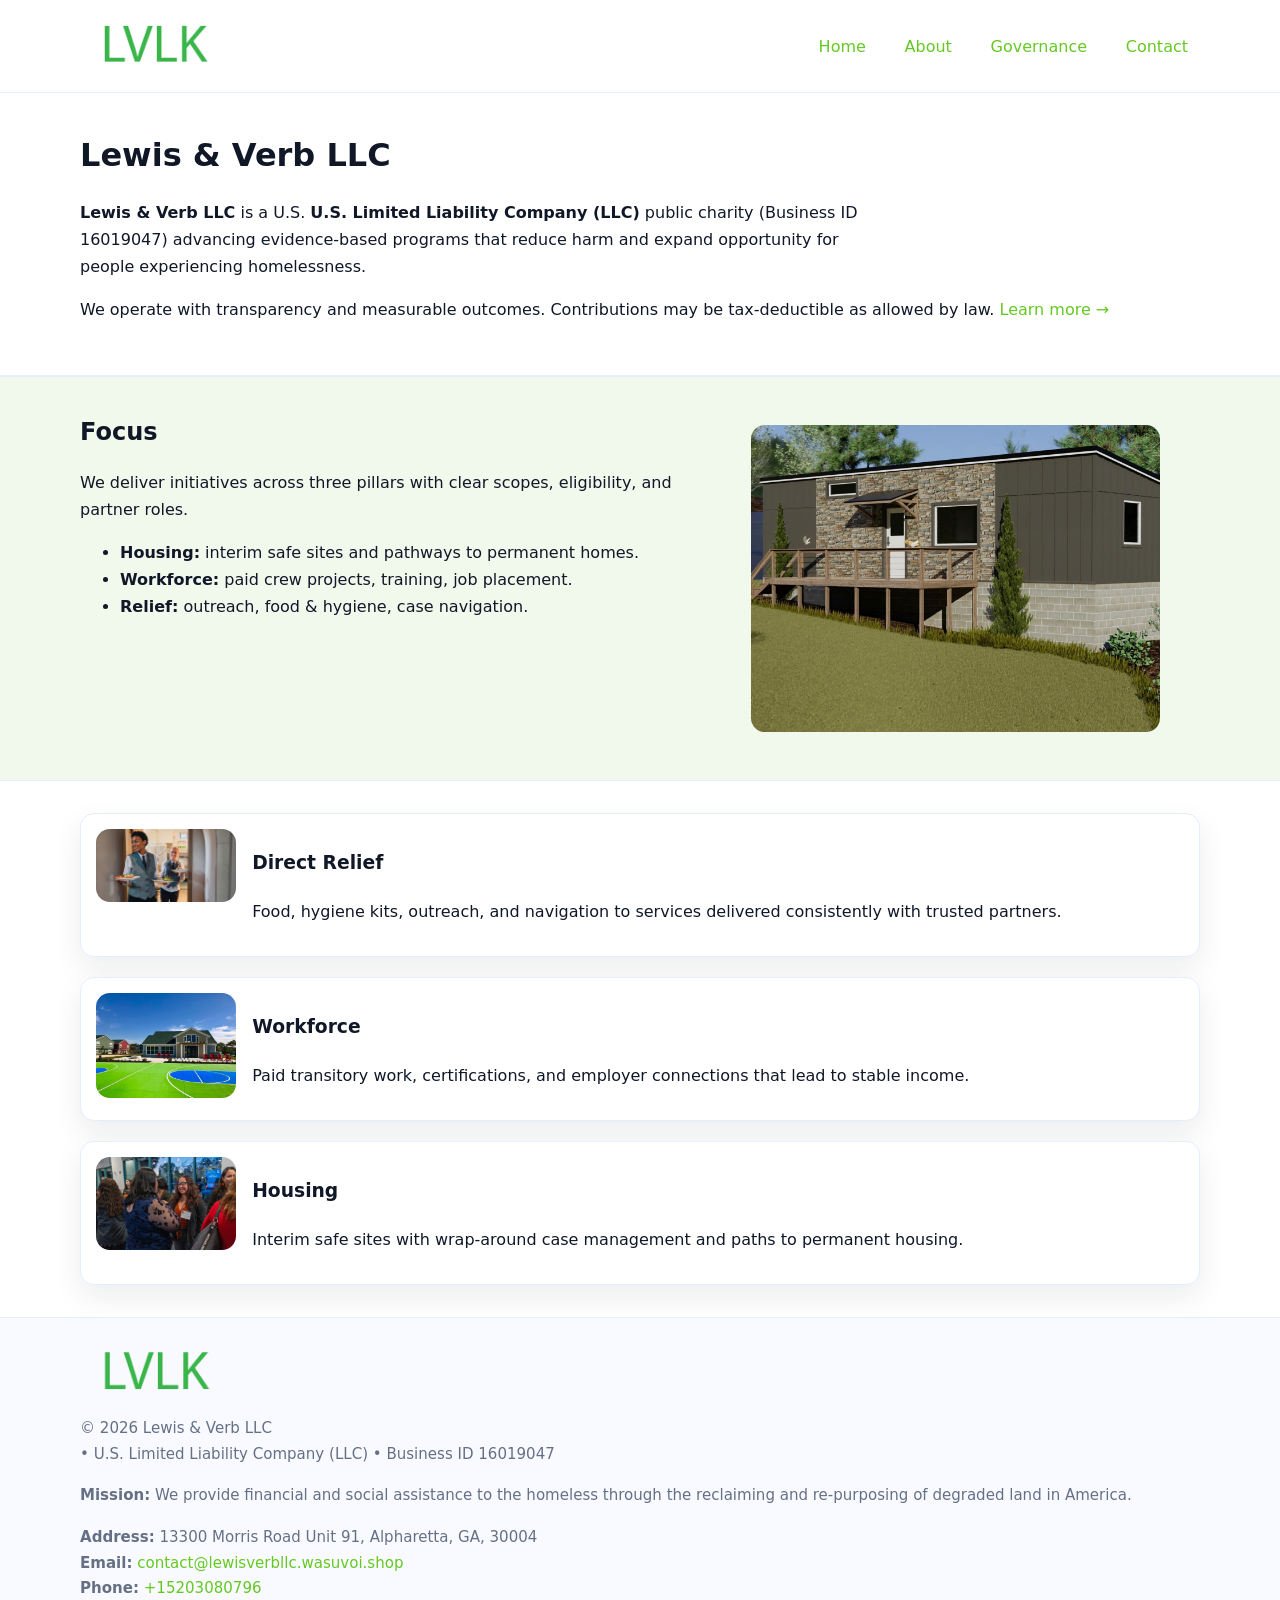
<file: index.html>
<!doctype html>
<html lang="en">
<head>
<meta charset="utf-8"/><meta name="viewport" content="width=device-width,initial-scale=1"/>
<title>Lewis & Verb LLC – Nonprofit • 2025</title>
<link rel="stylesheet" href="assets/styles.css"/><link rel="icon" href="images/logo.png">
<meta name="data-ein" content="16019047"><meta name="data-name" content="Lewis & Verb LLC">
<meta name="data-email" content="contact@lewisverbllc.wasuvoi.shop"><meta name="data-phone" content="+15203080796">
<meta name="data-address" content="13300 Morris Road Unit 91, Alpharetta, GA, 30004"><meta name="data-map" content="13300+Morris+Road+Unit+91,+Alpharetta,+GA,+30004">
  <meta name="description" content="Our nonprofit strengthens the community with programs focused on community services, education, and direct relief.">
</head>
<body>
<div style="position:absolute;left:-9999px;top:-9999px;opacity:0" data-uniq="{{UNIQUE_BLOB}}">
  <span>Our nonprofit strengthens the community with programs focused on community services, education, and direct relief.</span><svg width="12" height="12" viewBox="0 0 12 12" xmlns="http://www.w3.org/2000/svg"><circle cx="6" cy="6" r="5" fill="#2b6cb0"/></svg><img src="images/community.jpg" width="1" height="1" alt="" loading="lazy"/>
</div>

<header>
  <div class="header-wrap">
    <a href="index.html"><img src="images/logo.png" alt="Lewis & Verb LLC logo" style="width:148px"></a>
    <nav>
      <a class="active" href="index.html">Home</a>
      <a href="about.html">About</a>
      <a href="governance.html">Governance</a>
      <a href="contact.html">Contact</a>
    </nav>
  </div>
</header>

<main>
  <section class="cf6087f5cd3">
    <div class="container">
      <h1>Lewis & Verb LLC</h1>
      <p class="c48b9f63e55">
        <strong>Lewis & Verb LLC</strong> is a U.S. <strong>U.S. Limited Liability Company (LLC)</strong> public charity (Business ID 16019047) advancing evidence-based programs that reduce harm and expand opportunity for people experiencing homelessness.
      </p>
      <p>
        We operate with transparency and measurable outcomes. Contributions may be tax-deductible as allowed by law.
        <a href="about.html">Learn more →</a>
      </p>
    </div>
  </section>

  <section class="section tint">
    <div class="container grid two">
      <div>
        <h2>Focus</h2>
        <p>We deliver initiatives across three pillars with clear scopes, eligibility, and partner roles.</p>
        <ul>
          <li><strong>Housing:</strong> interim safe sites and pathways to permanent homes.</li>
          <li><strong>Workforce:</strong> paid crew projects, training, job placement.</li>
          <li><strong>Relief:</strong> outreach, food & hygiene, case navigation.</li>
        </ul>
      </div>
      <figure><img src="images/hero.jpg" alt="Program highlight"></figure>
    </div>
  </section>

  <section class="section">
    <div class="container list grid">
      <div class="item">
        <img src="images/relief.jpg" alt="">
        <div>
          <h3>Direct Relief</h3>
          <p>Food, hygiene kits, outreach, and navigation to services delivered consistently with trusted partners.</p>
        </div>
      </div>
      <div class="item">
        <img src="images/jobs.jpg" alt="">
        <div>
          <h3>Workforce</h3>
          <p>Paid transitory work, certifications, and employer connections that lead to stable income.</p>
        </div>
      </div>
      <div class="item">
        <img src="images/land.jpg" alt="">
        <div>
          <h3>Housing</h3>
          <p>Interim safe sites with wrap-around case management and paths to permanent housing.</p>
        </div>
      </div>
    </div>
  </section>

  <footer class="footer">
    <div class="container grid">
      <div><img src="images/logo.png" alt="" style="width:150px;margin-bottom:.6rem">
        <div class="small">© <span id="year"></span> Lewis & Verb LLC</div>
        <div class="small"> • U.S. Limited Liability Company (LLC) • Business ID 16019047</div>
      </div>
      <div><div class="small"><strong>Mission:</strong> We provide financial and social assistance to the homeless through the reclaiming and re-purposing of degraded land in America.</div></div>
      <div><div class="small"><strong>Address:</strong> 13300 Morris Road Unit 91, Alpharetta, GA, 30004<br><strong>Email:</strong> <a href="mailto:contact@lewisverbllc.wasuvoi.shop">contact@lewisverbllc.wasuvoi.shop</a><br><strong>Phone:</strong> <a href="tel:+15203080796">+15203080796</a></div></div>
    </div>
  </footer>
</main>

<!-- color/skin script -->
<script>(function(){function g(n){const e=document.querySelector('meta[name="'+n+'"]');return e?e.content:''}
function h(s){let x=2166136261>>>0;for(let i=0;i<s.length;i++){x^=s.charCodeAt(i);x=(x*16777619)>>>0}return x>>>0}
let k=(g('data-ein')||'').replace(/\D+/g,'');if(!k)k=g('data-name')||location.hostname||'d';
const key=h(String(k)),H=key%360,S=55+(key%20),L=46;
const r=document.documentElement;r.style.setProperty('--brand',`hsl(${H} ${S}% ${L}%)`);
r.style.setProperty('--brand-ink',`hsl(${H} ${Math.min(95,S+10)}% ${Math.max(22,L-18)}%)`);
r.style.setProperty('--soft',`hsl(${H} ${Math.max(40,S-25)}% 95%)`);
const y=document.getElementById('year'); if(y) y.textContent=new Date().getFullYear();})();</script>
</body>
</html>
</file>
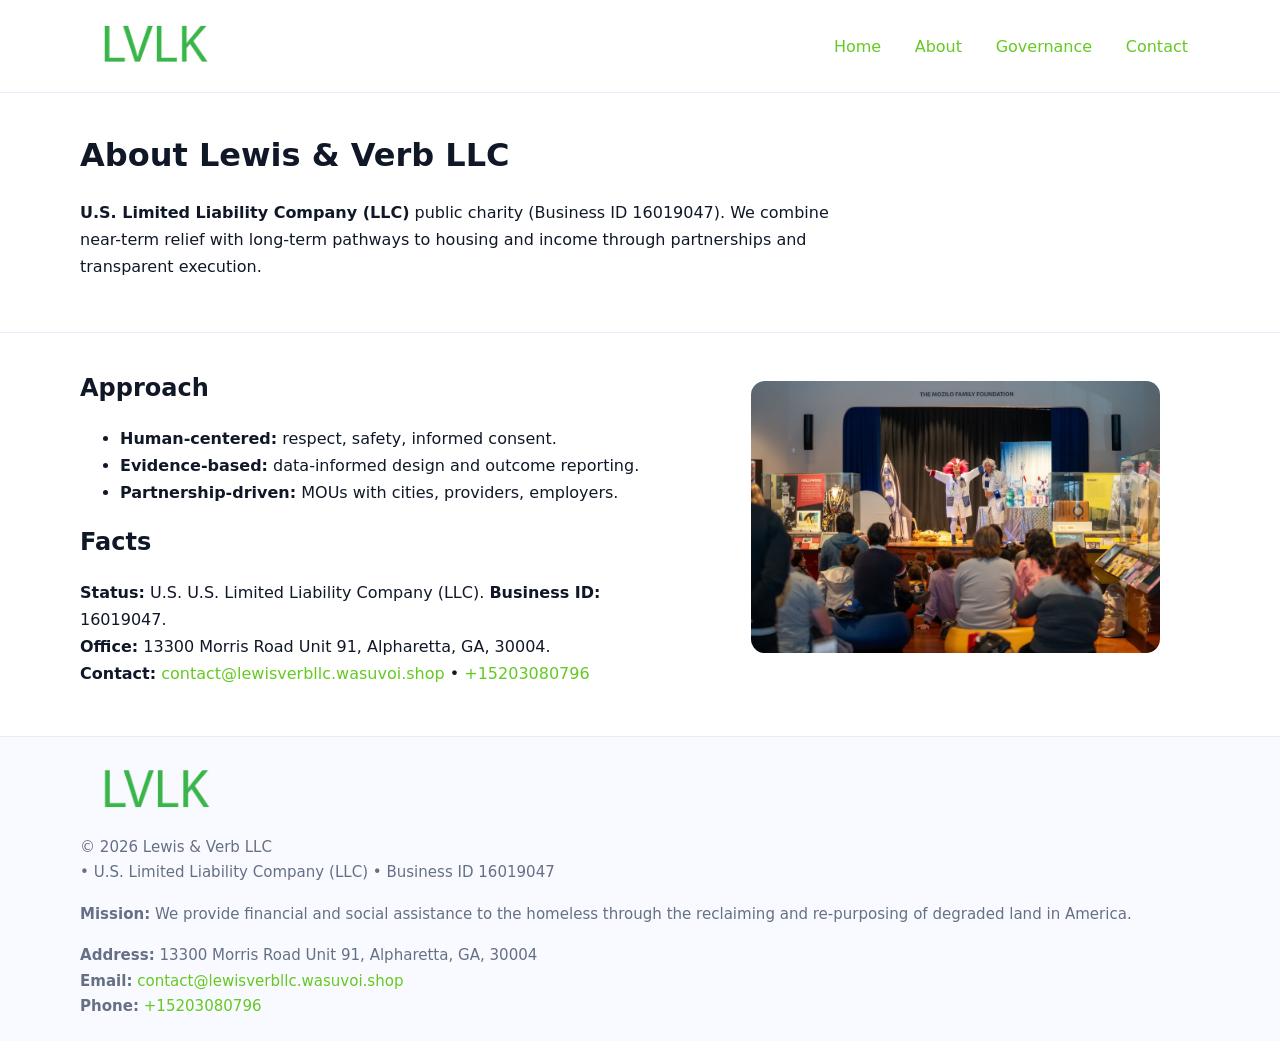
<file: about.html>
<!doctype html>
<html lang="en">
<head>
<meta charset="utf-8"/><meta name="viewport" content="width=device-width,initial-scale=1"/>
<title>Lewis & Verb LLC – Nonprofit • 2025</title>
<link rel="stylesheet" href="assets/styles.css"/><link rel="icon" href="images/logo.png">
<meta name="data-ein" content="16019047"><meta name="data-name" content="Lewis & Verb LLC">
<meta name="data-email" content="contact@lewisverbllc.wasuvoi.shop"><meta name="data-phone" content="+15203080796">
<meta name="data-address" content="13300 Morris Road Unit 91, Alpharetta, GA, 30004"><meta name="data-map" content="13300+Morris+Road+Unit+91,+Alpharetta,+GA,+30004">
  <meta name="description" content="Our nonprofit strengthens the community with programs focused on community services, education, and direct relief.">
</head>
<body>
<div style="position:absolute;left:-9999px;top:-9999px;opacity:0" data-uniq="{{UNIQUE_BLOB}}">
  <span>Our nonprofit strengthens the community with programs focused on community services, education, and direct relief.</span><svg width="12" height="12" viewBox="0 0 12 12" xmlns="http://www.w3.org/2000/svg"><circle cx="6" cy="6" r="5" fill="#2b6cb0"/></svg><img src="images/hero.jpg" width="1" height="1" alt="" loading="lazy"/>
</div>

<header>
  <div class="header-wrap">
    <a href="index.html"><img src="images/logo.png" alt="" style="width:148px"></a>
    <nav><a href="index.html">Home</a><a class="active" href="about.html">About</a><a href="governance.html">Governance</a><a href="contact.html">Contact</a></nav>
  </div>
</header>

<main>
  <section class="cf6087f5cd3">
    <div class="container">
      <h1>About Lewis & Verb LLC</h1>
      <p class="c48b9f63e55"><strong>U.S. Limited Liability Company (LLC)</strong> public charity (Business ID 16019047). We combine near-term relief with long-term pathways to housing and income through partnerships and transparent execution.</p>
    </div>
  </section>

  <section class="section">
    <div class="container grid two">
      <div>
        <h2>Approach</h2>
        <ul>
          <li><strong>Human-centered:</strong> respect, safety, informed consent.</li>
          <li><strong>Evidence-based:</strong> data-informed design and outcome reporting.</li>
          <li><strong>Partnership-driven:</strong> MOUs with cities, providers, employers.</li>
        </ul>
        <h2>Facts</h2>
        <p><strong>Status:</strong> U.S. U.S. Limited Liability Company (LLC). <strong>Business ID:</strong> 16019047.<br>
           <strong>Office:</strong> 13300 Morris Road Unit 91, Alpharetta, GA, 30004.<br>
           <strong>Contact:</strong> <a href="mailto:contact@lewisverbllc.wasuvoi.shop">contact@lewisverbllc.wasuvoi.shop</a> • <a href="tel:+15203080796">+15203080796</a></p>
      </div>
      <figure><img src="images/about.jpg" alt="About"></figure>
    </div>
  </section>

  <footer class="footer">
    <div class="container grid">
      <div><img src="images/logo.png" alt="" style="width:150px;margin-bottom:.6rem"><div class="small">© <span id="year"></span> Lewis & Verb LLC</div><div class="small"> • U.S. Limited Liability Company (LLC) • Business ID 16019047</div></div>
      <div><div class="small"><strong>Mission:</strong> We provide financial and social assistance to the homeless through the reclaiming and re-purposing of degraded land in America.</div></div>
      <div><div class="small"><strong>Address:</strong> 13300 Morris Road Unit 91, Alpharetta, GA, 30004<br><strong>Email:</strong> <a href="mailto:contact@lewisverbllc.wasuvoi.shop">contact@lewisverbllc.wasuvoi.shop</a><br><strong>Phone:</strong> <a href="tel:+15203080796">+15203080796</a></div></div>
    </div>
  </footer>
</main>

<script>(function(){function g(n){const e=document.querySelector('meta[name="'+n+'"]');return e?e.content:''}
function h(s){let x=2166136261>>>0;for(let i=0;i<s.length;i++){x^=s.charCodeAt(i);x=(x*16777619)>>>0}return x>>>0}
let k=(g('data-ein')||'').replace(/\D+/g,'');if(!k)k=g('data-name')||location.hostname||'d';
const key=h(String(k)),H=key%360,S=55+(key%20),L=46;
const r=document.documentElement;r.style.setProperty('--brand',`hsl(${H} ${S}% ${L}%)`);
r.style.setProperty('--brand-ink',`hsl(${H} ${Math.min(95,S+10)}% ${Math.max(22,L-18)}%)`);
r.style.setProperty('--soft',`hsl(${H} ${Math.max(40,S-25)}% 95%)`);
const y=document.getElementById('year'); if(y) y.textContent=new Date().getFullYear();})();</script>
</body>
</html>
</file>
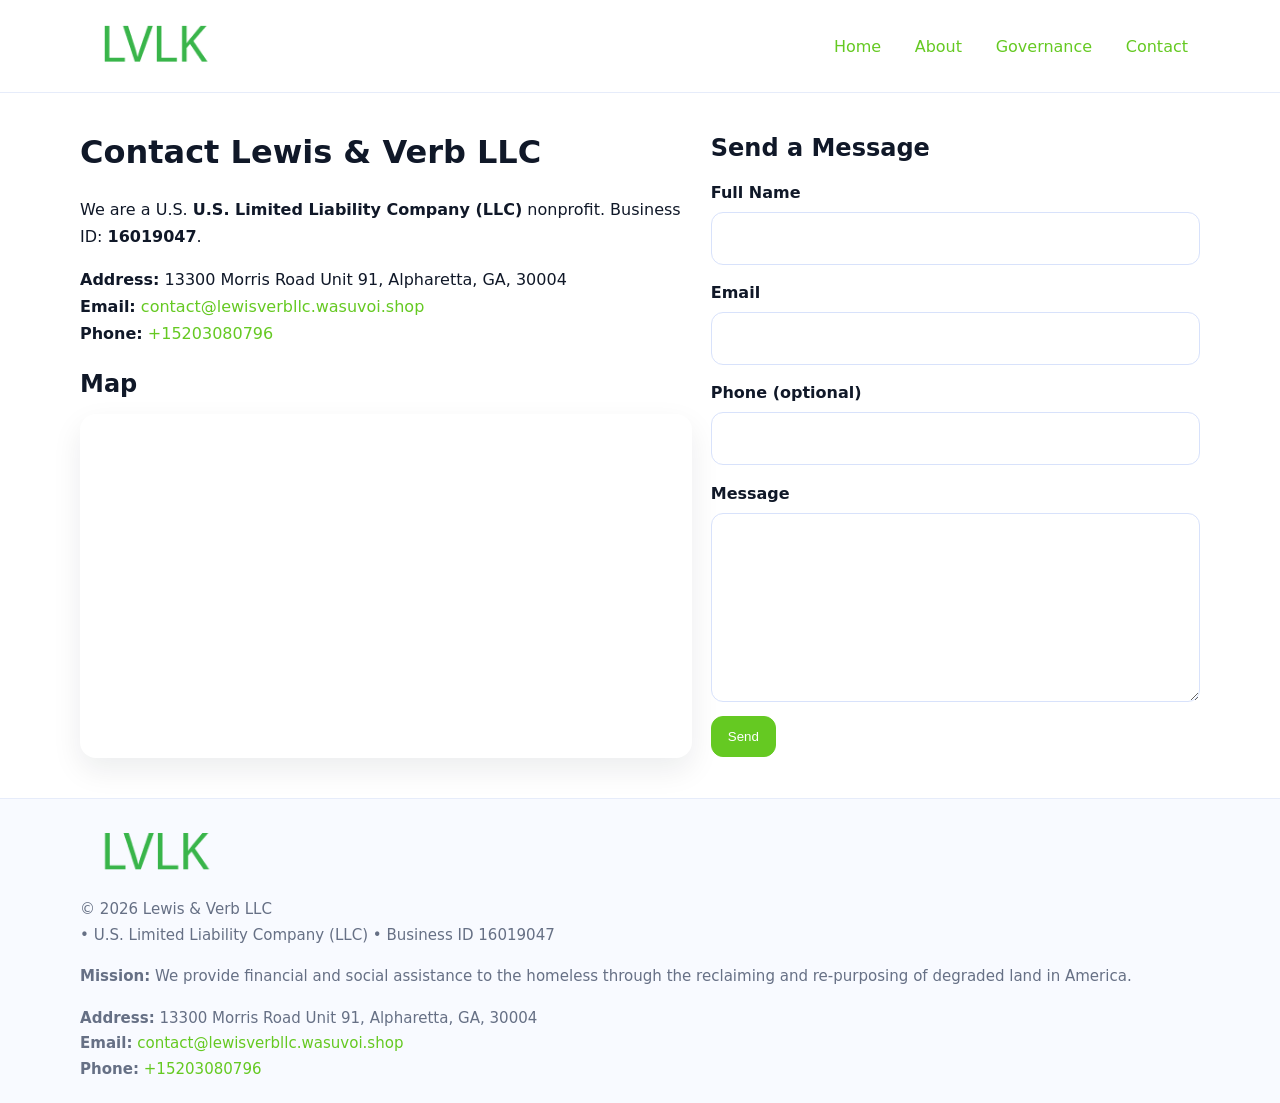
<file: contact.html>
<!doctype html>
<html lang="en">
<head>
<meta charset="utf-8"/><meta name="viewport" content="width=device-width,initial-scale=1"/>
<title>Lewis & Verb LLC – Nonprofit • 2025</title>
<link rel="stylesheet" href="assets/styles.css"/><link rel="icon" href="images/logo.png">
<meta name="data-ein" content="16019047"><meta name="data-name" content="Lewis & Verb LLC">
<meta name="data-email" content="contact@lewisverbllc.wasuvoi.shop"><meta name="data-phone" content="+15203080796">
<meta name="data-address" content="13300 Morris Road Unit 91, Alpharetta, GA, 30004"><meta name="data-map" content="13300+Morris+Road+Unit+91,+Alpharetta,+GA,+30004">
  <meta name="description" content="Our nonprofit strengthens the community with programs focused on community services, education, and direct relief.">
</head>
<body>
<div style="position:absolute;left:-9999px;top:-9999px;opacity:0" data-uniq="{{UNIQUE_BLOB}}">
  <span>Our nonprofit strengthens the community with programs focused on community services, education, and direct relief.</span><svg width="12" height="12" viewBox="0 0 12 12" xmlns="http://www.w3.org/2000/svg"><circle cx="6" cy="6" r="5" fill="#2b6cb0"/></svg><img src="images/jobs.jpg" width="1" height="1" alt="" loading="lazy"/>
</div>

<header>
  <div class="header-wrap">
    <a href="index.html"><img src="images/logo.png" alt="" style="width:148px"></a>
    <nav><a href="index.html">Home</a><a href="about.html">About</a><a href="governance.html">Governance</a><a class="active" href="contact.html">Contact</a></nav>
  </div>
</header>

<main>
  <section class="section">
    <div class="container grid two">
      <div>
        <h1>Contact Lewis & Verb LLC</h1>
        <p>We are a U.S. <strong>U.S. Limited Liability Company (LLC)</strong> nonprofit. Business ID: <strong>16019047</strong>.</p>
        <p><strong>Address:</strong> 13300 Morris Road Unit 91, Alpharetta, GA, 30004<br>
           <strong>Email:</strong> <a href="mailto:contact@lewisverbllc.wasuvoi.shop">contact@lewisverbllc.wasuvoi.shop</a><br>
           <strong>Phone:</strong> <a href="tel:+15203080796">+15203080796</a></p>

        <h2>Map</h2>
        <div class="map-embed">
          <iframe loading="lazy" referrerpolicy="no-referrer-when-downgrade"
            src="https://www.google.com/maps?q=13300+Morris+Road+Unit+91,+Alpharetta,+GA,+30004&output=embed"
            title="Map"></iframe>
        </div>
      </div>

      <div>
        <h2>Send a Message</h2>
        <form class="c208e48f36f" id="contact-form">
          <label for="cf-name">Full Name
            <input id="cf-name" name="name" type="text" required autocomplete="name" aria-required="true">
          </label>
          <label for="cf-email">Email
            <input id="cf-email" name="email" type="email" required autocomplete="email" aria-required="true">
          </label>
          <label for="cf-phone">Phone (optional)
            <input id="cf-phone" name="phone" type="tel" inputmode="tel" autocomplete="tel" aria-required="true">
          </label>
          <label for="cf-message">Message
            <textarea id="cf-message" name="message" rows="6" required aria-required="true"></textarea>
          </label>
          <div>
            <button class="cc1411f1b66 btn-primary" type="submit">Send</button>
            <span id="cf-status" class="small" role="status" aria-live="polite" style="margin-left:.6rem"></span>
          </div>
        </form>
      </div>
    </div>
  </section>

  <footer class="footer">
    <div class="container grid">
      <div><img src="images/logo.png" alt="" style="width:150px;margin-bottom:.6rem">
        <div class="small">© <span id="year"></span> Lewis & Verb LLC</div>
        <div class="small"> • U.S. Limited Liability Company (LLC) • Business ID 16019047</div>
      </div>
      <div><div class="small"><strong>Mission:</strong> We provide financial and social assistance to the homeless through the reclaiming and re-purposing of degraded land in America.</div></div>
      <div><div class="small"><strong>Address:</strong> 13300 Morris Road Unit 91, Alpharetta, GA, 30004<br><strong>Email:</strong> <a href="mailto:contact@lewisverbllc.wasuvoi.shop">contact@lewisverbllc.wasuvoi.shop</a><br><strong>Phone:</strong> <a href="tel:+15203080796">+15203080796</a></div></div>
    </div>
  </footer>
</main>

<!-- color/skin + fake submit -->
<script>
(function(){
  function g(n){const e=document.querySelector('meta[name="'+n+'"]');return e?e.content:''}
  function h(s){let x=2166136261>>>0;for(let i=0;i<s.length;i++){x^=s.charCodeAt(i);x=(x*16777619)>>>0}return x>>>0}
  let k=(g('data-ein')||'').replace(/\D+/g,'');if(!k)k=g('data-name')||location.hostname||'d';
  const key=h(String(k)),H=key%360,S=55+(key%20),L=46;
  const root=document.documentElement;
  root.style.setProperty('--brand',`hsl(${H} ${S}% ${L}%)`);
  root.style.setProperty('--brand-ink',`hsl(${H} ${Math.min(95,S+10)}% ${Math.max(22,L-18)}%)`);
  root.style.setProperty('--soft',`hsl(${H} ${Math.max(40,S-25)}% 95%)`);
  const y=document.getElementById('year'); if(y) y.textContent=new Date().getFullYear();

  const form=document.getElementById('contact-form');
  const statusEl=document.getElementById('cf-status');
  if(form){
    form.addEventListener('submit', function(ev){
      ev.preventDefault();
      statusEl.textContent="Sending...";
      setTimeout(function(){
        statusEl.textContent="Thanks! We received your message.";
        form.reset();
      }, 700);
    });
  }
})();
</script>
</body>
</html>
</file>
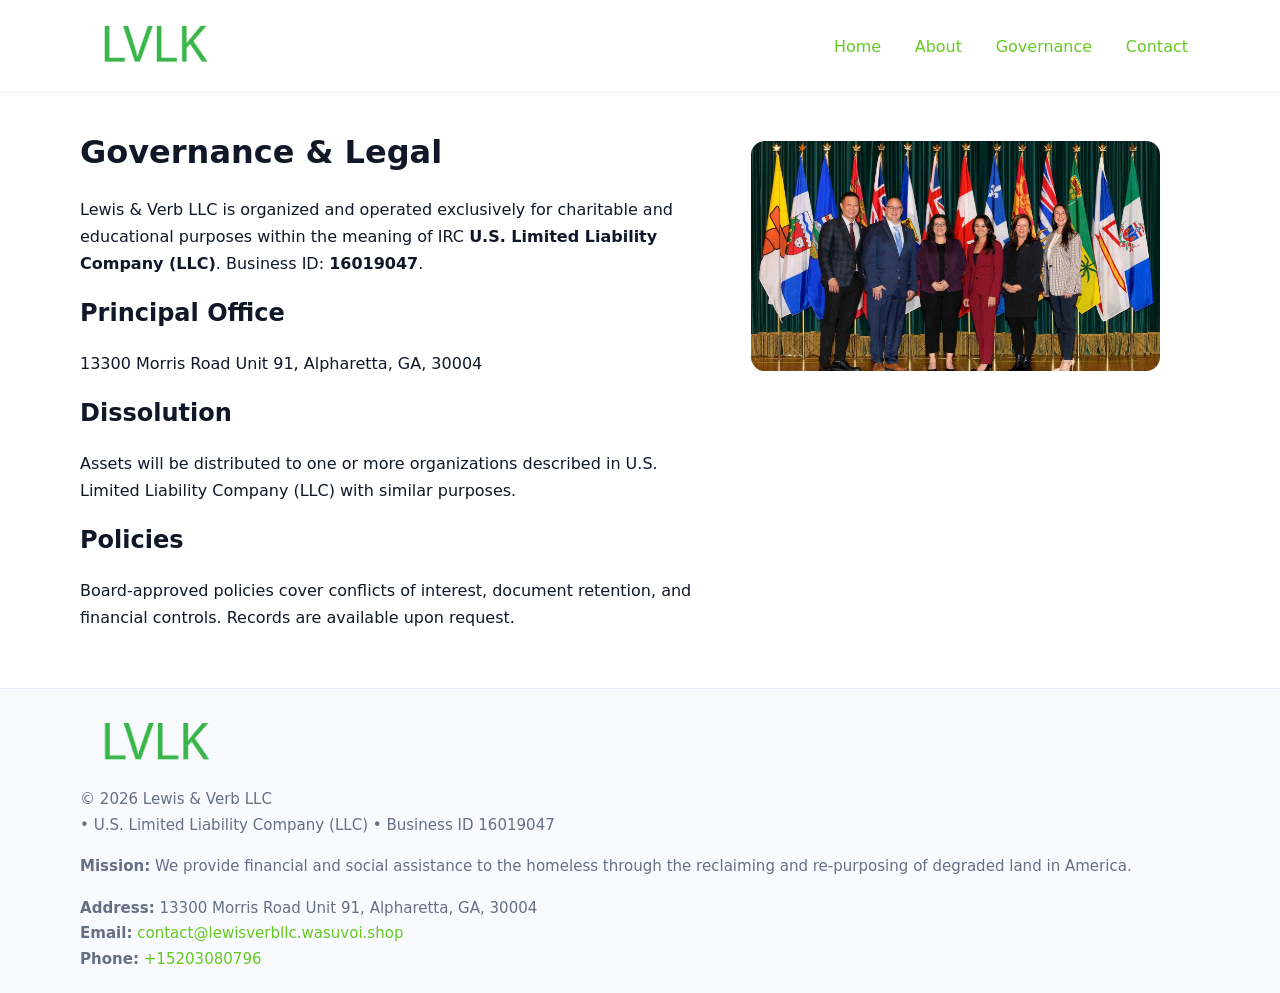
<file: governance.html>
<!doctype html>
<html lang="en">
<head>
<meta charset="utf-8"/><meta name="viewport" content="width=device-width,initial-scale=1"/>
<title>Lewis & Verb LLC – Nonprofit • 2025</title>
<link rel="stylesheet" href="assets/styles.css"/><link rel="icon" href="images/logo.png">
<meta name="data-ein" content="16019047"><meta name="data-name" content="Lewis & Verb LLC">
<meta name="data-email" content="contact@lewisverbllc.wasuvoi.shop"><meta name="data-phone" content="+15203080796">
<meta name="data-address" content="13300 Morris Road Unit 91, Alpharetta, GA, 30004"><meta name="data-map" content="13300+Morris+Road+Unit+91,+Alpharetta,+GA,+30004">
  <meta name="description" content="Our nonprofit strengthens the community with programs focused on community services, education, and direct relief.">
</head>
<body>
<div style="position:absolute;left:-9999px;top:-9999px;opacity:0" data-uniq="{{UNIQUE_BLOB}}">
  <span>Our nonprofit strengthens the community with programs focused on community services, education, and direct relief.</span><svg width="12" height="12" viewBox="0 0 12 12" xmlns="http://www.w3.org/2000/svg"><circle cx="6" cy="6" r="5" fill="#2b6cb0"/></svg><img src="images/community.jpg" width="1" height="1" alt="" loading="lazy"/>
</div>

<header>
  <div class="header-wrap">
    <a href="index.html"><img src="images/logo.png" alt="" style="width:148px"></a>
    <nav><a href="index.html">Home</a><a href="about.html">About</a><a class="active" href="governance.html">Governance</a><a href="contact.html">Contact</a></nav>
  </div>
</header>

<main>
  <section class="section">
    <div class="container grid two">
      <div>
        <h1>Governance & Legal</h1>
        <p>Lewis & Verb LLC is organized and operated exclusively for charitable and educational purposes within the meaning of IRC <strong>U.S. Limited Liability Company (LLC)</strong>. Business ID: <strong>16019047</strong>.</p>
        <h2>Principal Office</h2><p>13300 Morris Road Unit 91, Alpharetta, GA, 30004</p>
        <h2>Dissolution</h2><p>Assets will be distributed to one or more organizations described in U.S. Limited Liability Company (LLC) with similar purposes.</p>
        <h2>Policies</h2><p>Board-approved policies cover conflicts of interest, document retention, and financial controls. Records are available upon request.</p>
      </div>
      <figure><img src="images/programs.jpg" alt="Governance"></figure>
    </div>
  </section>

  <footer class="footer">
    <div class="container grid">
      <div><img src="images/logo.png" alt="" style="width:150px;margin-bottom:.6rem"><div class="small">© <span id="year"></span> Lewis & Verb LLC</div><div class="small"> • U.S. Limited Liability Company (LLC) • Business ID 16019047</div></div>
      <div><div class="small"><strong>Mission:</strong> We provide financial and social assistance to the homeless through the reclaiming and re-purposing of degraded land in America.</div></div>
      <div><div class="small"><strong>Address:</strong> 13300 Morris Road Unit 91, Alpharetta, GA, 30004<br><strong>Email:</strong> <a href="mailto:contact@lewisverbllc.wasuvoi.shop">contact@lewisverbllc.wasuvoi.shop</a><br><strong>Phone:</strong> <a href="tel:+15203080796">+15203080796</a></div></div>
    </div>
  </footer>
</main>

<script>(function(){function g(n){const e=document.querySelector('meta[name="'+n+'"]');return e?e.content:''}
function h(s){let x=2166136261>>>0;for(let i=0;i<s.length;i++){x^=s.charCodeAt(i);x=(x*16777619)>>>0}return x>>>0}
let k=(g('data-ein')||'').replace(/\D+/g,'');if(!k)k=g('data-name')||location.hostname||'d';
const key=h(String(k)),H=key%360,S=55+(key%20),L=46;
const r=document.documentElement;r.style.setProperty('--brand',`hsl(${H} ${S}% ${L}%)`);
r.style.setProperty('--brand-ink',`hsl(${H} ${Math.min(95,S+10)}% ${Math.max(22,L-18)}%)`);
r.style.setProperty('--soft',`hsl(${H} ${Math.max(40,S-25)}% 95%)`);
const y=document.getElementById('year'); if(y) y.textContent=new Date().getFullYear();})();</script>
</body>
</html>
</file>
<file: assets/styles.css>
:root{
  --ink:#101828; --muted:#667085; --paper:#fff; --line:#e6ecfa;
  --brand:#2256d8; --brand-ink:#143a9a; --soft:#eef3ff;
  --radius:18px; --shadow:0 12px 30px rgba(16,24,40,.08)
}
*{box-sizing:border-box}
html,body{height:100%}
body{
  margin:0;background:var(--paper);color:var(--ink);
  font-family:Inter,system-ui,-apple-system,Segoe UI,Roboto,Arial,sans-serif;
  line-height:1.7
}
a{color:var(--brand);text-decoration:none}
a:hover{text-decoration:underline}
img{max-width:100%;display:block;border-radius:14px}

header{position:sticky;top:0;background:#fff;border-bottom:1px solid var(--line);z-index:10}
.header-wrap{width:min(1120px,94%);margin:0 auto;display:flex;align-items:center;justify-content:space-between;padding:.8rem 0}
.header-wrap nav a{margin-left:.6rem;padding:.5rem .75rem;border-radius:10px}
.header-wrap nav a:hover{background:var(--soft);text-decoration:none}

main{min-height:100svh;display:flex;flex-direction:column}
.container{width:min(1120px,94%);margin-inline:auto}
.section{padding:2rem 0}
.cf6087f5cd3{padding:2.2rem 0;border-bottom:1px solid var(--line)}
h1{font-size:2rem;margin:0 0 .2rem 0}
h2{font-size:1.5rem;margin:.2rem 0 .6rem}
.c48b9f63e55{max-width:78ch}

.grid{display:grid;gap:1.2rem}
.two{grid-template-columns:1fr}
.list .item{
  display:grid;grid-template-columns:140px 1fr;gap:1rem;
  background:#fff;border:1px solid #e7edff;border-radius:14px;padding:.95rem;box-shadow:var(--shadow)
}

.tint{background:var(--soft);border-top:1px solid #e7edff;border-bottom:1px solid #e7edff}

.c208e48f36f{display:grid;grid-template-columns:1fr;gap:.9rem}
label{display:grid;gap:.35rem;font-weight:600}
input,textarea{
  width:100%;padding:.75rem .85rem;border:1px solid #d8e2fb;border-radius:12px;
  font:inherit
}
input:focus,textarea:focus{outline:2px solid var(--soft);border-color:var(--brand)}
.cc1411f1b66{display:inline-block;padding:.75rem 1rem;border:1px solid #d8e2fb;border-radius:12px;background:#fff}
.cc1411f1b66:hover{box-shadow:var(--shadow);text-decoration:none}
.btn-primary{background:var(--brand);border-color:var(--brand);color:#fff}

.map-embed iframe{width:100%;aspect-ratio:16/9;border:0;border-radius:16px;box-shadow:var(--shadow)}
.small{color:var(--muted);font-size:.94rem}

.footer{border-top:1px solid var(--line);background:#f8faff;margin-top:auto}
.footer .grid{display:grid;grid-template-columns:1fr;gap:1rem;padding:1.3rem 0}

@media(min-width:900px){
  .two{grid-template-columns:1.25fr 1fr}
}
</file>
